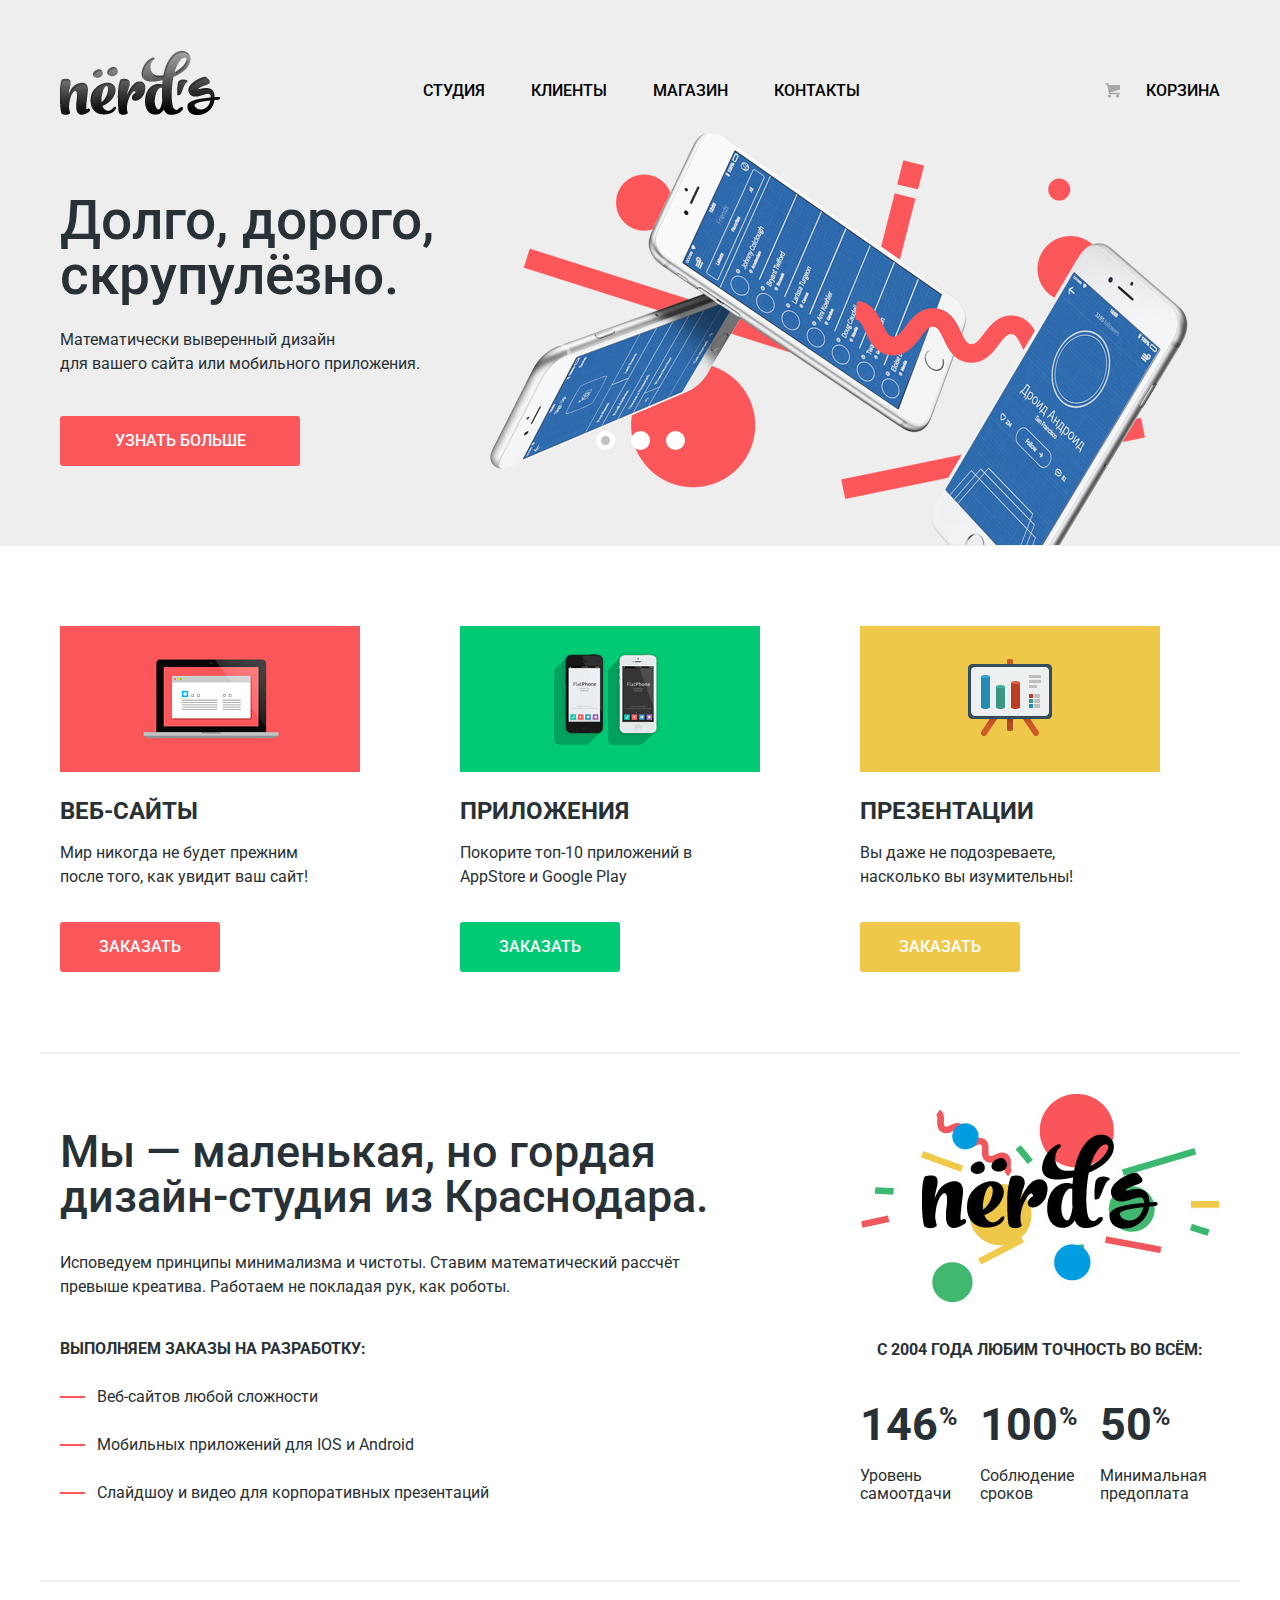
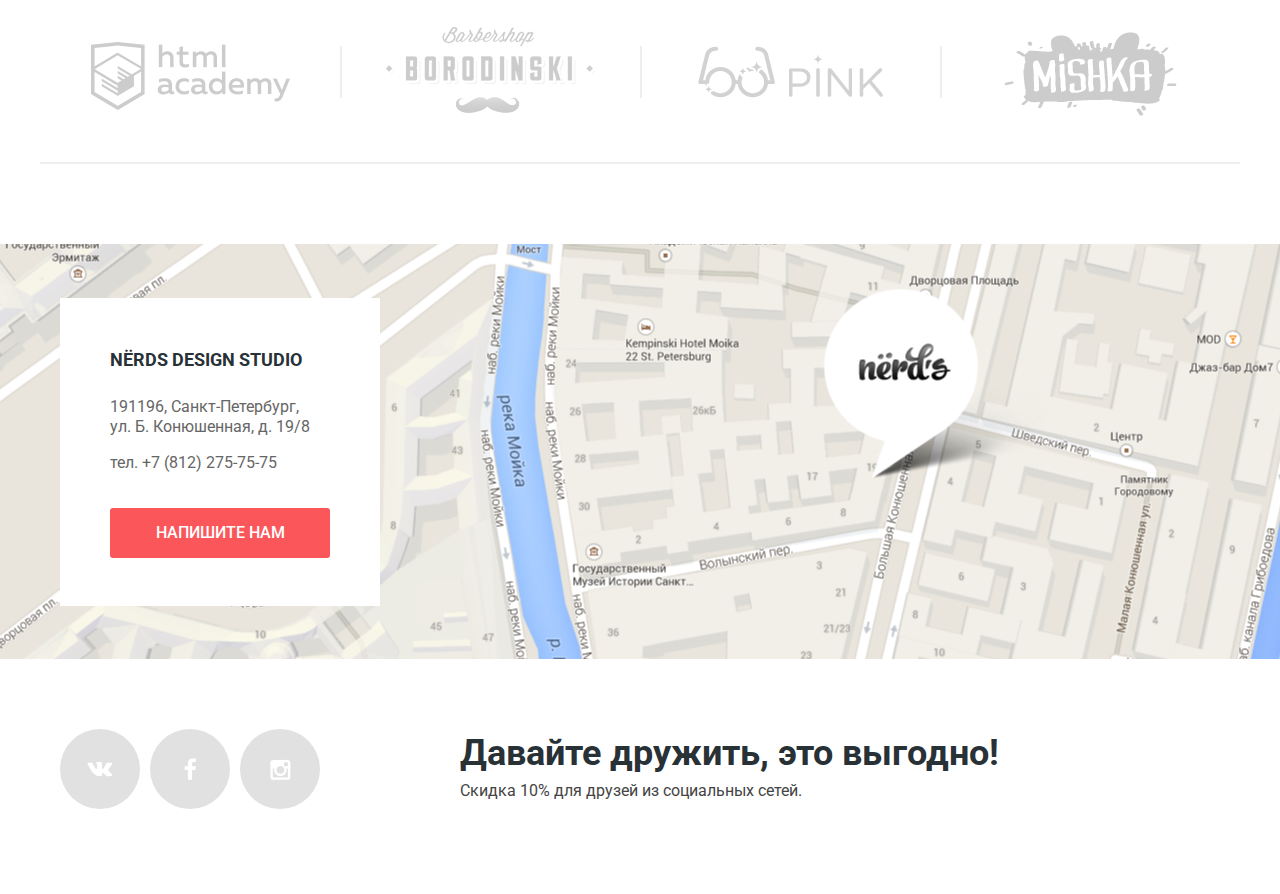
<file: index.html>
<!DOCTYPE html>
<html lang="ru">
  <head>
    <meta charset="utf-8">
    <title>HTML Academy: Нёрдс</title>
    <link href="https://fonts.googleapis.com/css?family=Roboto:400,500,700" rel="stylesheet">
    <link href="css/normalize.css" rel="stylesheet">
    <link href="css/style.min.css" rel="stylesheet">
  </head>  
  <body>
    <header class="main-header">
      <div class="container">
        <nav class="main-navigation">
          <a class="logo" href="index.html">
            <img src="img/nerds-logo.png" width="160" height="65" alt="Нёрдс">
          </a>
          <ul class="menu-block">
            <li class="menu-item">
              <a class="menu-link" href="#">Студия</a>
            </li>
            <li class="menu-item">
              <a class="menu-link" href="#">Клиенты</a>
            </li>
            <li class="menu-item">
              <a class="menu-link" href="catalog.html">Магазин</a>
            </li>
            <li class="menu-item">
              <a class="menu-link" href="#">Контакты</a>
            </li>
          </ul>   
          <div class="menu-item basket">
            <a class="menu-link" href="#">Корзина</a>
          </div>
        </nav>
        <section class="slider">
          <input class="btn-1" type="radio" name="slider-btn" id="slider-first" checked>
          <input class="btn-2" type="radio" name="slider-btn" id="slider-second">
          <input class="btn-3" type="radio" name="slider-btn" id="slider-third">
          <div class="slider-btn">
            <label for="slider-first"></label>
            <label for="slider-second"></label>
            <label for="slider-third"></label>
          </div>  
          <div class="slides">
            <div class="slide">
              <div class="slide-content">
                <h2 class="slide-title">Долго, дорого, скрупулёзно.</h2>
                <p class="slide-text">Математически выверенный дизайн<br>для вашего сайта или мобильного приложения.</p>
                <a class="slide-link" href="#">Узнать больше</a>
              </div>
            </div>
            <div class="slide">
              <div class="slide-content">
                <h2 class="slide-title">Любим математику как никто другой</h2>
                <p class="slide-text">Никакого креатива, только математические формулы для расчета идеальных пропорций.</p>
                <a class="slide-link" href="#">Узнать больше</a>
              </div>
            </div>
            <div class="slide">
              <div class="slide-content">
                <h2 class="slide-title">Только ночь, только хардкор</h2>
                <p class="slide-text">Работать днем, как все? Мы против этого.<br>Ближе к полуночи работа только начинается.</p>
                <a class="slide-link" href="#">Узнать больше</a>
              </div>
            </div>
          </div>         
        </section>
      </div>
    </header>           
    <main>
      <div class="container">
        <section class="index-catalog">
          <div class="index-catalog-item">
            <img class="index-catalog-image" src="img/illustration-1.jpg" width="300" height="146" alt="Веб-сайты">
            <h2 class="index-catalog-title">Веб-сайты</h2>
            <p class="index-catalog-text">Мир никогда не будет прежним после того, как увидит ваш сайт!</p>
            <a class="index-catalog-link link-red" href="#">Заказать</a>
          </div>
          <div class="index-catalog-item">
            <img class="index-catalog-image" src="img/illustration-2.jpg" width="300" height="146" alt="Приложения">
            <h2 class="index-catalog-title">Приложения</h2>
            <p class="index-catalog-text">Покорите топ-10 приложений в AppStore и Google Play</p>
            <a class="index-catalog-link link-green" href="#">Заказать</a>
          </div>
          <div class="index-catalog-item">
            <img class="index-catalog-image" src="img/illustration-3.jpg" width="300" height="146" alt="Презентации">
            <h2 class="index-catalog-title">Презентации</h2>
            <p class="index-catalog-text">Вы даже не подозреваете, насколько вы изумительны!</p>
            <a class="index-catalog-link link-yellow" href="#">Заказать</a>
          </div>
        </section>
        <section class="index-content">
          <div class="index-content-left">
            <b class="index-content-title">Мы &#8212; маленькая, но гордая дизайн&#8209;студия из Краснодара.</b>
            <p class="index-content-text">Исповедуем принципы минимализма и чистоты. Ставим математический рассчёт превыше креатива. Работаем не покладая рук, как роботы.</p>
            <p class="index-list-text">Выполняем заказы на разработку:</p>
            <ul class="content-list-left">
              <li class="content-list-item">Веб-сайтов любой сложности</li>
              <li class="content-list-item">Мобильных приложений для IOS и Android</li>
              <li class="content-list-item">Слайдшоу и видео для корпоративных презентаций</li>
            </ul>
          </div>
          <div class="index-content-right">
            <img class="index-content-image" src="img/nerds-illustration.jpg" width="360" height="208" alt="Нёрдс">
            <p class="index-content-list">С 2004 года любим точность во всём:</p>
            <div class="list-right">
              <div class="content-list-right">
                <p class="index-content-numbers">146</p>
                <p class="index-content-text">Уровень самоотдачи</p>
              </div>
              <div class="content-list-right">
                <p class="index-content-numbers">100</p>
                <p class="index-content-text">Соблюдение сроков</p>
              </div>
              <div class="content-list-right">
                <p class="index-content-numbers last-number">50</p>
                <p class="index-content-text">Минимальная предоплата</p>
              </div>
            </div>
          </div>
        </section>
        <section class="logo-company">
          <a class="link-company htmlacademy line" href="#"></a>
          <a class="link-company bordershop line" href="#"></a>
          <a class="link-company pink line" href="#"></a>
          <a class="link-company mishka line" href="#"></a>
        </section>
      </div>
      <div class="map" id="map">
        <section class="contacts">
          <h2 class="contacts-title">Nёrds design studio</h2>
          <p class="contacts-text">191196, Санкт-Петербург, ул. Б. Конюшенная, д. 19/8</p>
          <p class="contacts-text">тел. +7 (812) 275-75-75</p>
          <a class="contacts-link" href="form.html">Напишите нам</a>
        </section>
      </div>
    </main>  
    <footer class="main-footer">
      <div class="container container-flex">
        <div class="footer-social-btn">
          <a class="social-btn social-btn-vk" href="#" title="Вконтакте"></a>
          <a class="social-btn social-btn-fb" href="#" title="Фейсбук"></a>
          <a class="social-btn social-btn-inst" href="#" title="Инстаграмм"></a>
        </div>
        <div class="footer-social-text">
          <b>Давайте дружить, это выгодно!</b>
          <p>Скидка 10% для друзей из социальных сетей.</p>
        </div>
      </div>
    </footer>
    <div class="letter">
      <form action="#" method="post">
        <div class="letter-contact letter-header">
          <h2 class="letter-title">Напишите нам</h2>
          <button class="letter-close" type="button"></button>
        </div>
        <div class="letter-contact letter-body">
          <div class="contact-item">
            <label class="your-contact-title" for="name">Ваше имя:</label>
            <input class="your-contact-text" type="text" name="your-name" placeholder="Представьтесь, пожалуйста" id="name">
          </div>
          <div class="contact-item">
            <label class="your-contact-title" for="email">Ваш e-mail:</label>
            <input class="your-contact-text" type="email" name="your-mail" placeholder="Для отправки ответа" id="email">
          </div>
          <div class="contact-item">
            <label class="your-contact-title" for="message">Текст письма:</label>
            <textarea class="your-contact-text" name="your-message" placeholder="В свободной форме" id="message" rows="5"></textarea>
          </div>
        </div>
        <input class="letter-btn" type="submit" name="your-letter" value="Отправить">
      </form>
    </div>
    <script src="https://api-maps.yandex.ru/2.1/?lang=ru_RU" type="text/javascript"></script>
    <script src="js/script.min.js" type="text/javascript"></script>
  </body>
</html>
</file>
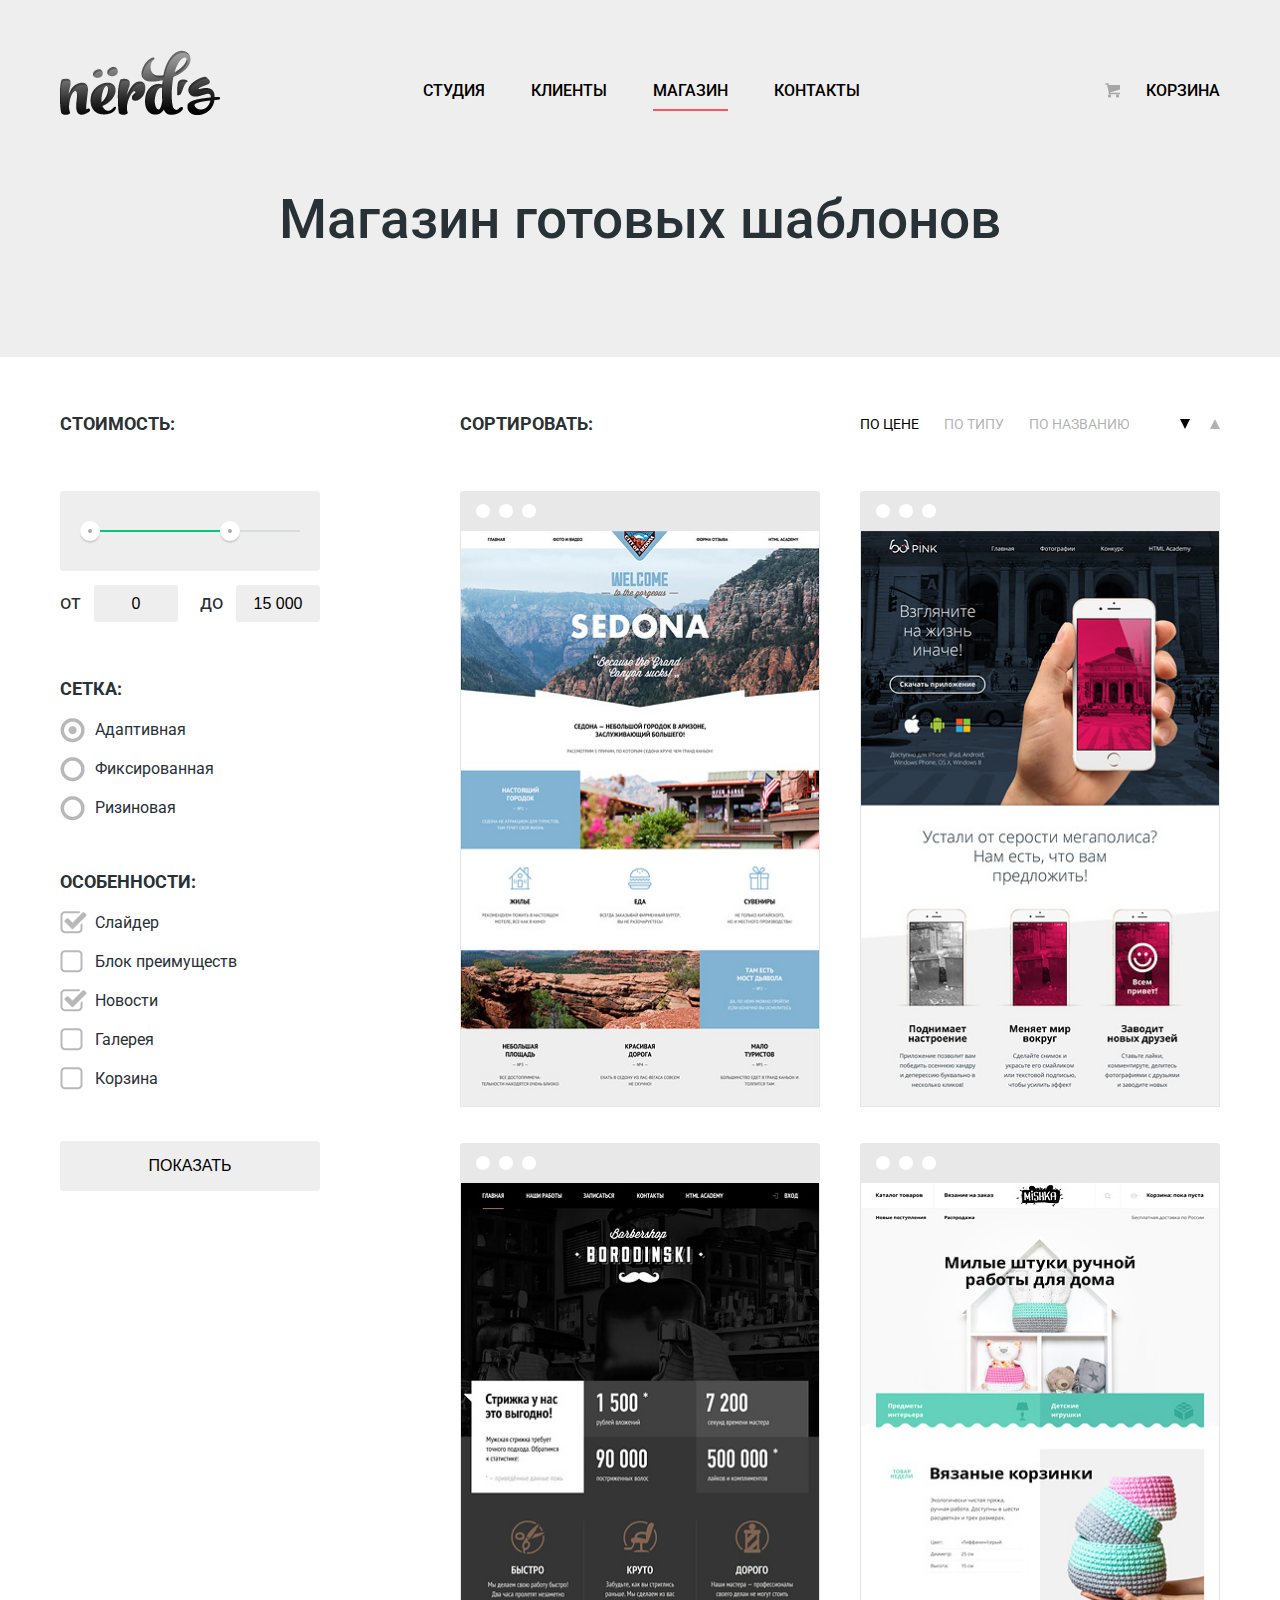
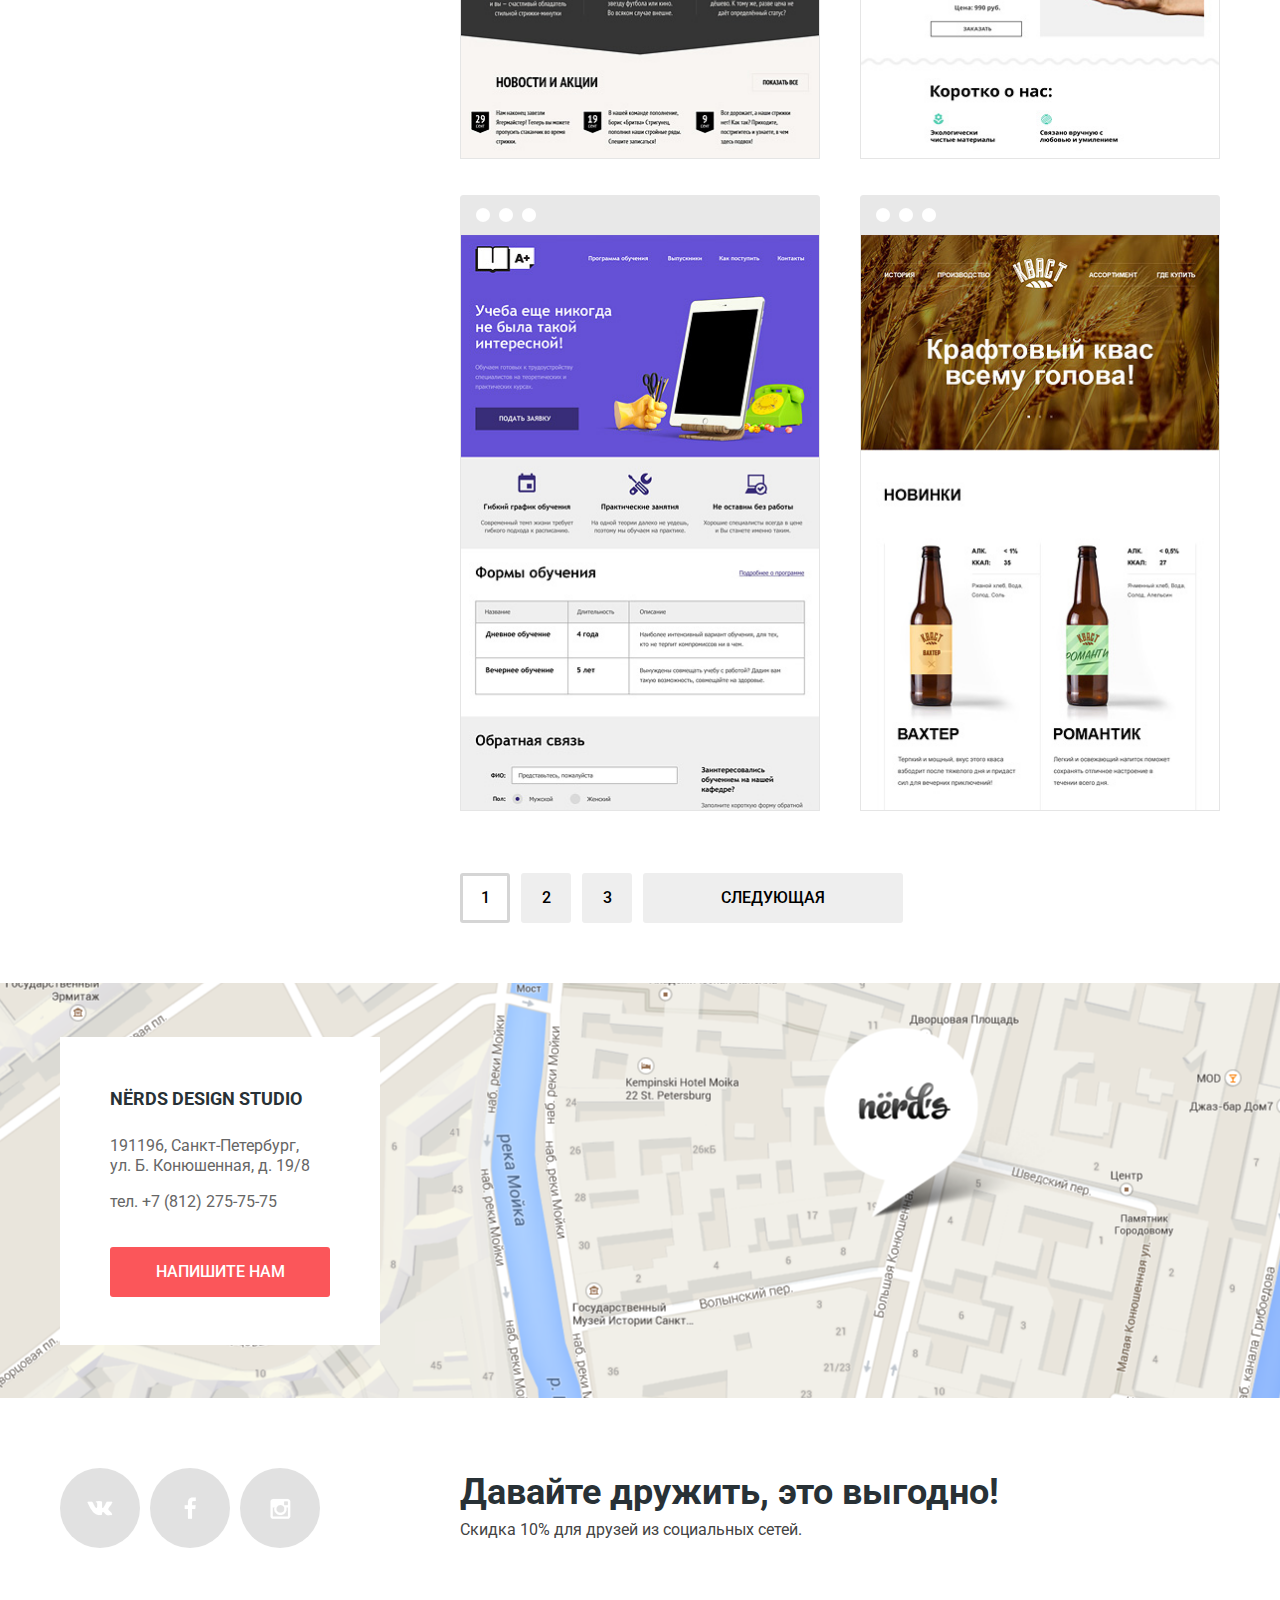
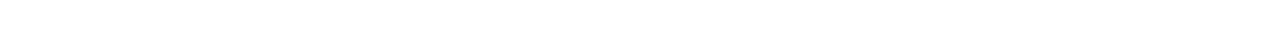
<file: catalog.html>
<!DOCTYPE html>
<html lang="ru">
  <head>
    <meta charset="utf-8">
    <title>HTML Academy: Нёрдс</title>
    <link href="https://fonts.googleapis.com/css?family=Roboto:400,500,700" rel="stylesheet">
    <link href="css/normalize.css" rel="stylesheet">
    <link href="css/style.min.css" rel="stylesheet">
  </head>  
  <body>
    <header class="main-header">
      <div class="container">
        <nav class="main-navigation">
          <a class="logo" href="index.html">
            <img src="img/nerds-logo.png" width="160" height="65" alt="Нёрдс">
          </a>
          <ul class="menu-block">
            <li class="menu-item">
              <a class="menu-link" href="#">Студия</a>
            </li>
            <li class="menu-item">
              <a class="menu-link" href="#">Клиенты</a>
            </li>
            <li class="menu-item active">
              <a class="menu-link active-link">Магазин</a>
            </li>
            <li class="menu-item">
              <a class="menu-link" href="#">Контакты</a>
            </li>
          </ul>   
          <div class="menu-item basket">
            <a class="menu-link" href="#">Корзина</a>
          </div>
        </nav>
        <h1 class="catalog-title">Магазин готовых шаблонов</h1>
      </div>
    </header>   
    <main>
      <div class="container catalog-block"> 
        <div class="catalog-block-left">
          <form class="filter" action="#">
            <div class="filter-cost">
              <h2 class="filter-title">Стоимость:</h2>
              <div class="range-filter range-controls">
                <div class="scale">
                  <div class="bar"></div>
                </div>
                <div class="toggle toggle-min"></div>
                <div class="toggle toggle-max"></div>
              </div>
              <div class="range-filter">
                <div class="filter-input">
                  <label class="input-title" for="from">от</label>
                  <input class="input-mark" type="text" name="cost-from" value="0" id="from">
                </div>
                <div class="filter-input">
                  <label class="input-title" for="to">до</label>
                  <input class="input-mark" type="text" name="cost-to" value="15 000" id="to">
                </div>
              </div>
            </div>
            <div class="filter-menu">
              <h2 class="filter-title">Сетка:</h2>
              <div class="filter-menu-item">
                <input class="menu-mark" type="radio" name="network" id="adaptive" checked>
                <label class="filter-menu-title grid" for="adaptive">Адаптивная</label>
              </div>
              <div class="filter-menu-item">
                <input class="menu-mark" type="radio" name="network" id="fixed">
                <label class="filter-menu-title grid" for="fixed">Фиксированная</label>
              </div>
              <div class="filter-menu-item">
                <input class="menu-mark" type="radio" name="network" id="rubber">
                <label class="filter-menu-title grid" for="rubber">Ризиновая</label>
              </div>
            </div>
            <div class="filter-menu">
              <h2 class="filter-title">Особенности:</h2>
              <div class="filter-menu-item">
                <input class="menu-mark" type="checkbox" name="features-slider" id="slider" checked>
                <label class="filter-menu-title feature" for="slider">Слайдер</label>
              </div>
              <div class="filter-menu-item">
                <input class="menu-mark" type="checkbox" name="features-block-plus" id="block-plus">
                <label class="filter-menu-title feature" for="block-plus">Блок преимуществ</label>
              </div>
              <div class="filter-menu-item">
                <input class="menu-mark" type="checkbox" name="features-news" id="news" checked>
                <label class="filter-menu-title feature" for="news">Новости</label>
              </div>
              <div class="filter-menu-item">
                <input class="menu-mark" type="checkbox" name="features-galery" id="galery">
                <label class="filter-menu-title feature" for="galery">Галерея</label>
              </div>
              <div class="filter-menu-item">
                <input class="menu-mark" type="checkbox" name="features-basket" id="basket">
                <label class="filter-menu-title feature" for="basket">Корзина</label>
              </div>
              <input class="filter-btn" type="submit" value="Показать">
            </div>
          </form>
        </div>
        <div class="catalog-block-right">
          <section class="catalog-sort">
            <h2 class="filter-title">Сортировать:</h2>
            <div class="sort-control">
              <div class="filter-sort">
                <a class="sort-link active">По цене</a> 
                <a class="sort-link" href="#">По типу</a>
                <a class="sort-link" href="#">По названию</a>
              </div>
              <div class="btn-sort">
                <a class="sort-link down active"></a>
                <a class="sort-link up" href="#"></a>
              </div>
            </div>
          </section>
          <section class="catalog-list">
            <article class="catalog-item sedona">
              <img class="catalog-image" src="img/img-sedona.jpg" width="360" height="576" alt="Sedona">
              <div class="catalog-info">
                <a class="catalog-item-title" href="#">Sedona</a>
                <p class="catalog-text">Информационный сайт для туристов</p>
                <a class="catalog-link" href="#">9 900 руб.</a> 
              </div> 
            </article>
            <article class="catalog-item pink-app">
              <img class="catalog-image" src="img/img-pink.jpg" width="360" height="576" alt="Pink App">
              <div class="catalog-info">
                <a class="catalog-item-title" href="#">Pink App</a>
                <p class="catalog-text">Продуктовый лендинг приложения для IOS и Android</p>
                <a class="catalog-link" href="#">9 900 руб.</a> 
              </div> 
            </article>
            <article class="catalog-item barbershop">
              <img class="catalog-image" src="img/img-barbershop.jpg" width="360" height="576" alt="Barbershop">
              <div class="catalog-info">
                <a class="catalog-item-title" href="#">Barbershop</a>
                <p class="catalog-text">Сайт салона красоты. Для мужчин, да.</p>
                <a class="catalog-link" href="#">9 900 руб.</a> 
              </div> 
            </article>
            <article class="catalog-item mishka">
              <img class="catalog-image" src="img/img-mishka.jpg" width="360" height="576" alt="Mishka">
              <div class="catalog-info">
                <a class="catalog-item-title" href="#">Mishka</a>
                <p class="catalog-text">Интернет-магазин вязаных игрушек</p>
                <a class="catalog-link" href="#">9 900 руб.</a> 
              </div> 
            </article>
            <article class="catalog-item a-plus">
              <img class="catalog-image" src="img/img-aplus.jpg" width="360" height="576" alt="A Plus">
              <div class="catalog-info">
                <a class="catalog-item-title" href="#">A Plus</a>
                <p class="catalog-text">Лендинг курсов повышения квалификации</p>
                <a class="catalog-link" href="#">9 900 руб.</a> 
              </div> 
            </article>
            <article class="catalog-item kvast">
              <img class="catalog-image" src="img/img-kvast.jpg" width="360" height="576" alt="Кваст">
              <div class="catalog-info">
                <a class="catalog-item-title" href="#">Кваст</a>
                <p class="catalog-text">Промо-сайт производителя крафтового кваса</p>
                <a class="catalog-link" href="#">9 900 руб.</a> 
              </div> 
            </article>
          </section>
          <ul class="number-page">
            <li class="page-item">
              <a class="page-link active">1</a>
            </li>
            <li class="page-item">
              <a class="page-link" href="#">2</a>
            </li>
            <li class="page-item">
              <a class="page-link" href="#">3</a>
            </li>
            <li class="page-item">
              <a class="page-link next" href="#">Следующая</a>
            </li>
          </ul>
        </div>
      </div>
      <div class="map" id="map">
        <section class="contacts">
          <h2 class="contacts-title">Nёrds design studio</h2>
          <p class="contacts-text">191196, Санкт-Петербург, ул. Б. Конюшенная, д. 19/8</p>
          <p class="contacts-text">тел. +7 (812) 275-75-75</p>
          <a class="contacts-link" href="form.html">Напишите нам</a>
        </section>
      </div>
    </main>  
    <footer class="main-footer">
      <div class="container container-flex">
        <div class="footer-social-btn">
          <a class="social-btn social-btn-vk" href="#" title="Вконтакте"></a>
          <a class="social-btn social-btn-fb" href="#" title="Фейсбук"></a>
          <a class="social-btn social-btn-inst" href="#" title="Инстаграмм"></a>
        </div>
        <div class="footer-social-text">
          <b>Давайте дружить, это выгодно!</b>
          <p>Скидка 10% для друзей из социальных сетей.</p>
        </div>
      </div>
    </footer>
    <div class="letter">
      <form action="#" method="post">
        <div class="letter-contact letter-header">
          <h2 class="letter-title">Напишите нам</h2>
          <button class="letter-close" type="button"></button>
        </div>
        <div class="letter-contact letter-body">
          <div class="contact-item">
            <label class="your-contact-title" for="name">Ваше имя:</label>
            <input class="your-contact-text" type="text" name="your-name" placeholder="Представьтесь, пожалуйста" id="name">
          </div>
          <div class="contact-item">
            <label class="your-contact-title" for="email">Ваш e-mail:</label>
            <input class="your-contact-text" type="email" name="your-mail" placeholder="Для отправки ответа" id="email">
          </div>
          <div class="contact-item">
            <label class="your-contact-title" for="message">Текст письма:</label>
            <textarea class="your-contact-text" name="your-message" placeholder="В свободной форме" id="message" rows="5"></textarea>
          </div>
        </div>
        <input class="letter-btn" type="submit" name="your-letter" value="Отправить">
      </form>
    </div>
    <script src="https://api-maps.yandex.ru/2.1/?lang=ru_RU" type="text/javascript"></script>
    <script src="js/script.min.js" type="text/javascript"></script>
  </body>
</html>
</file>
<file: css/style.min.css>
body{position:relative;font-size:16px;line-height:24px;font-weight:400;font-family:"Roboto","Arial",sans-serif;color:#283136}.main-header{background-color:#eee}.container{width:1200px;margin-left:auto;margin-right:auto}.main-navigation,.menu-block{display:-webkit-box;display:-ms-flexbox;display:flex}.main-navigation{-webkit-box-align:center;-ms-flex-align:center;align-items:center;padding-right:20px;-webkit-box-pack:start;-ms-flex-pack:start;justify-content:flex-start;padding-top:50px;padding-left:20px}.logo:hover{opacity:.8}.logo:active{opacity:.3}.menu-block{-webkit-box-pack:justify;-ms-flex-pack:justify;justify-content:space-between;width:437px;margin-left:203px;padding-top:10px;padding-left:0;list-style:none}.menu-item{position:relative}.menu-link{text-transform:uppercase;text-decoration:none;font-weight:500;color:#000}.menu-link:hover{color:#fb565a}.menu-link:active{color:#bdbdbd}.main-navigation .active::after{position:absolute;bottom:-8px;display:block;content:"";width:100%;height:2px;background:#fb565a}.active:hover .active-link{color:#000}.basket,.slider{position:relative}.basket{width:90px;margin-left:245px;padding-top:10px;text-align:right;padding-left:25px}.basket .menu-link::before{position:absolute;top:14px;left:0;display:block;content:"";width:15px;height:15px;background-image:url(../img/cart-icon.png);background-repeat:no-repeat}.slider{padding-left:20px;padding-right:20px}.slider input[type=radio]{position:absolute;opacity:0}.slider-btn{position:absolute;bottom:95px;left:50%;z-index:1000;width:200px;height:20px;margin-left:-100px;text-align:center}.slider-btn label{display:inline-block;width:9px;height:9px;margin:0 6px;vertical-align:top;background:#fff;border:5px solid #fff;border-radius:50%;cursor:pointer}.btn-1:checked~.slider-btn label[for=slider-first],.btn-2:checked~.slider-btn label[for=slider-second],.btn-3:checked~.slider-btn label[for=slider-third]{background:#c1c1c1}.slide{overflow:hidden}.slide-content{width:520px;margin-top:71px;margin-bottom:80px}.slide-title{font-size:55px;line-height:55px;font-weight:500;margin-bottom:25px}.slide-text{width:415px;margin-bottom:40px}.slide-link{display:block;width:240px;padding-top:16px;padding-bottom:16px;line-height:18px;font-weight:500;text-decoration:none;text-transform:uppercase;text-align:center;color:#fff;background-color:#fb565a;border-radius:3px}.slide-link:hover{background-color:#e74246}.slide-link:active{color:rgba(255,255,255,.3);background-color:#d7373b;box-shadow:inset 0 3px 0 0 #c13135}.slide:nth-child(1){background-image:url(../img/nerds-index-slide1.png);background-repeat:no-repeat;background-position:99% -8px}.slide:nth-child(2),.slide:nth-child(3){background-image:url(../img/nerds-index-slide2.png);background-repeat:no-repeat;background-position:99% 0}.slide:nth-child(3){background-image:url(../img/nerds-index-slide3.png)}.slide{display:none}.btn-1:checked~.slides .slide:nth-child(1),.btn-2:checked~.slides .slide:nth-child(2),.btn-3:checked~.slides .slide:nth-child(3){display:block}.index-catalog{display:-webkit-box;display:-ms-flexbox;display:flex;margin-top:80px;margin-bottom:80px;padding-left:20px;padding-right:20px}.index-catalog-item{width:300px;margin-right:100px}.index-catalog-image{margin-bottom:17px;background-color:#e5e5e5}.index-catalog-title{margin:0;font-size:24px;line-height:30px;font-weight:700;text-transform:uppercase}.index-catalog-text{width:260px;margin-top:15px;margin-bottom:33px}.index-catalog-link{display:block;width:160px;padding-top:16px;padding-bottom:16px;font-size:16px;line-height:18px;font-weight:500;text-decoration:none;text-transform:uppercase;text-align:center;color:#fff;border-radius:3px}.link-red{background-color:#fb565a}.link-red:hover{background-color:#e74246}.link-red:active{color:rgba(255,255,255,.3);background-color:#d7373b;box-shadow:inset 0 3px 0 0 #c13135}.link-green{background-color:#00ca74}.link-green:hover{background-color:#00bc6c}.link-green:active{color:rgba(255,255,255,.3);background-color:#00aa62;box-shadow:inset 0 3px 0 0 #009958}.link-yellow{background-color:#efc84a}.link-yellow:hover{background-color:#eab534}.link-yellow:active{color:rgba(255,255,255,.3);background-color:#e5a722;box-shadow:inset 0 3px 0 0 #ce961f}.index-content{display:-webkit-box;display:-ms-flexbox;display:flex;-webkit-box-pack:justify;-ms-flex-pack:justify;justify-content:space-between;-webkit-box-align:start;-ms-flex-align:start;align-items:flex-start;padding:40px 20px 75px;border-top:2px solid #eee}.index-content-left{width:680px}.index-content-title{display:block;margin-top:35px;margin-bottom:32px;font-size:45px;line-height:45px;font-weight:500}.index-list-text{margin-top:38px;margin-bottom:0;font-weight:700;text-transform:uppercase}.content-list-left{margin:0;padding-left:0}.content-list-item{position:relative;padding-top:24px;padding-left:37px;list-style:none;list-style-position:outside}.content-list-item::before{position:absolute;top:35px;left:0;display:block;content:"";width:25px;height:2px;background-color:#fb565a}.index-content-right{width:360px}.index-content-image{margin-bottom:13px;background-color:#fff}.index-content-list{font-weight:700;text-align:center;text-transform:uppercase}.list-right{display:-webkit-box;display:-ms-flexbox;display:flex;-webkit-box-pack:justify;-ms-flex-pack:justify;justify-content:space-between;width:360px;margin-top:40px}.content-list-right{width:120px}.index-content-numbers{position:relative;margin:0;font-size:45px;line-height:45px;font-weight:700}.index-content-numbers:after{position:absolute;top:-8px;right:50%;display:block;content:"\0025";margin-right:-37px;font-size:25px}.last-number:after{margin-right:-10px}.content-list-right .index-content-text{margin-top:20px;margin-bottom:0;line-height:18px}.logo-company{display:-webkit-box;display:-ms-flexbox;display:flex;-webkit-box-pack:justify;-ms-flex-pack:justify;justify-content:space-between;margin-bottom:80px;padding-left:20px;padding-right:20px;border-top:2px solid #eee;border-bottom:2px solid #eee}.link-company,.map{position:relative;background-repeat:no-repeat;background-position:center}.link-company{display:block;width:260px;height:180px}.logo-company .bordershop:before,.logo-company .mishka:before,.logo-company .pink:before{position:absolute;top:64px;left:-20px;display:block;content:"";width:2px;height:52px;background-color:#eee}.logo-company .htmlacademy{background-image:url(../img/logo-1.png);background-position:center 60px}.logo-company .htmlacademy:hover{background-image:url(../img/logo-12.png)}.logo-company .htmlacademy:active{background-image:url(../img/logo-11.png)}.logo-company .bordershop{background-image:url(../img/logo-2.png)}.logo-company .bordershop:hover{background-image:url(../img/logo-22.png)}.logo-company .bordershop:active{background-image:url(../img/logo-21.png)}.logo-company .pink{background-image:url(../img/logo-3.png)}.logo-company .pink:hover{background-image:url(../img/logo-32.png)}.logo-company .pink:active{background-image:url(../img/logo-31.png)}.logo-company .mishka{background-image:url(../img/logo-4.png);background-position:center 50px}.logo-company .mishka:hover{background-image:url(../img/logo-42.png)}.logo-company .mishka:active{background-image:url(../img/logo-41.png)}.map{height:415px;background-color:#e5e5e5;background-image:url(../img/map-marker.png)}.contacts{position:absolute;top:50%;right:50%;z-index:999;display:block;box-sizing:border-box;width:320px;margin-top:-154px;margin-right:260px;padding:50px 50px 48px;background:#fff}.contacts-title{margin-top:0;margin-bottom:25px;font-size:18px;font-weight:700;text-transform:uppercase}.contacts-text{width:210px;line-height:20px;color:#666}.contacts-link{display:block;width:220px;margin-top:35px;padding-top:16px;padding-bottom:16px;line-height:18px;font-weight:500;text-decoration:none;text-transform:uppercase;text-align:center;color:#fff;background-color:#fb565a;border-radius:3px}.contacts-link:hover{background-color:#e74246}.contacts-link:active{color:rgba(255,255,255,.3);background-color:#d7373b;box-shadow:inset 0 3px 0 0 #c13135}.container-flex,.footer-social-btn{display:-webkit-box;display:-ms-flexbox;display:flex}.container-flex{-webkit-box-align:center;-ms-flex-align:center;align-items:center;margin-top:70px;margin-bottom:70px;padding-left:20px;padding-right:20px;width:1160px}.footer-social-btn{-webkit-box-pack:justify;-ms-flex-pack:justify;justify-content:space-between;width:260px;margin-right:140px;padding-bottom:15px}.social-btn{display:block;width:80px;height:80px;background-color:#e1e1e1;background-repeat:no-repeat;background-position:center;border-radius:50px}.social-btn:hover{background-color:#e74246}.social-btn:active{color:rgba(255,255,255,.3);background-color:#d7373b;box-shadow:inset 0 3px 0 0 #c13135}.social-btn-vk{background-image:url(../img/vk-icon.png)}.social-btn-fb{background-image:url(../img/fb-icon.png)}.social-btn-inst{background-image:url(../img/insta-icon.png)}.footer-social-text{padding-top:5px}.footer-social-text b{font-size:36px;line-height:36px;font-weight:700}.footer-social-text p{margin-top:7px;margin-bottom:20px;color:#444}.catalog-block,.catalog-title{padding-left:20px;padding-right:20px}.catalog-title{margin-top:70px;margin-bottom:0;padding-bottom:110px;font-size:55px;line-height:55px;font-weight:500;text-align:center}.catalog-block{display:-webkit-box;display:-ms-flexbox;display:flex;-webkit-box-pack:justify;-ms-flex-pack:justify;justify-content:space-between;width:1160px;padding-top:55px}.catalog-block-left{width:260px}.filter-title{margin:0;font-size:18px;font-weight:700;text-transform:uppercase}.filter-cost,.filter-cost h2{margin-bottom:55px}.range-filter{display:-webkit-box;display:-ms-flexbox;display:flex;-webkit-box-pack:justify;-ms-flex-pack:justify;justify-content:space-between}.range-controls{position:relative;height:41px;padding-top:39px;padding-left:20px;padding-right:20px;margin-bottom:14px;background:#eee;border-radius:3px}.range-controls .scale{width:220px;height:2px;background:#d7dcde}.range-controls .bar{width:150px;height:2px;background:#00ca74}.range-controls .toggle{position:absolute;top:30px;left:0;width:4px;height:4px;background:#ababab;border:8px solid #fff;border-radius:50%;box-shadow:0 2px 1px 0 #cfcfcf;cursor:pointer}.range-controls .toggle-min{left:20px}.range-controls .toggle-max{left:160px}.input-title{font-size:20px}.input-mark{width:80px;height:35px;margin-left:9px;text-align:center;background-color:#eee;border:0;border-radius:3px}.filter-menu h2{margin-bottom:17px}.filter-menu{margin-bottom:35px}.menu-mark{display:none}.filter-menu-item{position:relative;padding-left:35px;padding-bottom:15px}.menu-mark:checked+.grid::before{background-image:url(../img/radio-on.png);background-repeat:no-repeat}.menu-mark:checked+.grid:hover::before{background-image:url(../img/radio-on-hover.png)}.menu-mark:checked+.feature::before{background-image:url(../img/checkbox-on.png);background-repeat:no-repeat}.menu-mark:checked+.feature:hover::before{background-image:url(../img/checkbox-on-hover.png)}.grid::before{position:absolute;top:0;left:0;display:block;content:"";width:25px;height:25px;background-image:url(../img/radio-off.png);background-repeat:no-repeat;cursor:pointer}.grid:hover::before{background-image:url(../img/radio-off-hover.png)}.menu-mark:checked:disabled+.grid::before{background-image:url(../img/radio-on-disabled.png)}.menu-mark:checked:disabled+.feature,.menu-mark:checked:disabled+.grid{color:#d2d3d3}.menu-mark:disabled+.grid::before{background-image:url(../img/radio-off-disabled.png)}.menu-mark:disabled+.feature,.menu-mark:disabled+.grid{color:#d2d3d3}.feature::before{position:absolute;top:0;left:0;display:block;content:"";width:27px;height:23px;background-image:url(../img/checkbox-off.png);background-repeat:no-repeat;cursor:pointer}.feature:hover::before{background-image:url(../img/checkbox-off-hover.png)}.menu-mark:checked:disabled+.feature::before{background-image:url(../img/checkbox-on-disabled.png)}.menu-mark:disabled+.feature::before{background-image:url(../img/checkbox-off-disabled.png)}.filter-btn{width:260px;margin-top:35px;padding-top:16px;padding-bottom:16px;line-height:18px;font-weight:500;text-transform:uppercase;text-align:center;color:#000;background:#eee;border:0;border-radius:3px;cursor:pointer}.filter-btn:hover{background:#dfdfdf}.filter-btn:active{color:rgba(255,255,255,.3);background-color:#d5d5d5;box-shadow:inset 0 3px 0 0 #bfbfbf}.catalog-block-right{width:760px}.catalog-sort,.sort-control{display:-webkit-box;display:-ms-flexbox;display:flex;-webkit-box-pack:justify;-ms-flex-pack:justify;justify-content:space-between}.catalog-sort{-webkit-box-align:center;-ms-flex-align:center;align-items:center;margin-bottom:55px;width:760px}.sort-control{width:360px}.sort-link{font-size:14px;text-decoration:none;text-transform:uppercase;color:#000;opacity:.3}.filter-sort{-webkit-box-pack:justify;-ms-flex-pack:justify;justify-content:space-between;width:270px}.btn-sort,.catalog-list,.filter-sort{display:-webkit-box;display:-ms-flexbox;display:flex}.btn-sort{position:relative;-webkit-box-align:center;-ms-flex-align:center;align-items:center;width:60px;-webkit-box-pack:end;-ms-flex-pack:end;justify-content:flex-end}.btn-sort .down,.btn-sort .up{position:relative;width:0;height:0;border-left:5px solid transparent;border-right:5px solid transparent}.btn-sort .down{border-top:10px solid #000}.btn-sort .up{margin-left:20px;border-bottom:10px solid #000}.sort-link:hover{opacity:.6}.catalog-item:hover::before,.catalog-sort .active,.sort-link:active{opacity:1}.catalog-list{-webkit-box-pack:justify;-ms-flex-pack:justify;justify-content:space-between;-ms-flex-wrap:wrap;flex-wrap:wrap}.catalog-item:hover .catalog-btn{background-color:#4d4d4d;border-radius:3px 3px 0 0}.catalog-item{position:relative;display:block;width:360px;margin-bottom:36px;padding-top:40px}.catalog-item:hover{box-shadow:0 10px 20px 5px #d5d5d5}.catalog-item::before{position:absolute;top:0;display:block;content:"";background-image:url(../img/browser.png);background-repeat:no-repeat;width:360px;height:40px;opacity:.12}.catalog-image{display:block;box-sizing:border-box;background-color:#e5e5e5;border-bottom:1px solid #e5e5e5;border-left:1px solid #e5e5e5;border-right:1px solid #e5e5e5}.catalog-info{position:absolute;bottom:0;display:none;box-sizing:border-box;width:360px;padding-top:28px;padding-bottom:45px;text-align:center;background-color:#eee}.catalog-item:hover .catalog-info{display:block}.catalog-item-title{display:block;font-size:18px;font-weight:700;text-decoration:none;text-transform:uppercase;color:#000}.catalog-link,.catalog-text{margin-left:auto;margin-right:auto;line-height:18px;text-align:center}.catalog-text{height:50px;overflow-y:auto;width:240px;margin-top:18px;color:#666}.sedona .catalog-text{width:200px}.catalog-link{display:block;width:200px;margin-top:10px;padding-top:16px;padding-bottom:16px;font-weight:500;text-decoration:none;text-transform:uppercase;color:#fff;background-color:#fb565a;border-radius:3px}.catalog-link:hover{background-color:#e74246}.catalog-link:active{background-color:#d7373b;box-shadow:inset 0 3px 0 0 #c13135}.number-page{display:-webkit-box;display:-ms-flexbox;display:flex;margin-top:0;margin-bottom:60px;padding-top:26px;padding-left:0;list-style:none}.page-item{margin-right:11px}.page-link{display:block;box-sizing:border-box;min-width:50px;padding:16px 15px;font-weight:500;line-height:18px;text-decoration:none;text-transform:uppercase;text-align:center;color:#000;background-color:#eee;border-radius:3px}.page-link:hover{background-color:#dfdfdf}.page-link:active{color:rgba(255,255,255,.3);background-color:#d5d5d5;box-shadow:inset 0 3px 0 0 #bfbfbf}.number-page .active{box-sizing:border-box;padding-top:13px;padding-bottom:13px;text-align:center;border:3px solid #d5d5d5;border-radius:3px}.number-page .active,.number-page .active:hover{background-color:#fff}.number-page .active:active{color:#000;box-shadow:none}.next{width:260px}.letter{position:absolute;left:15%;bottom:50px;z-index:1000;display:none;box-sizing:border-box;width:960px;height:590px;padding:65px 80px 80px 100px;background-color:#fff;box-shadow:0 20px 40px 0 #000}.letter-show{display:block}.letter-body,.letter-header{display:-webkit-box;display:-ms-flexbox;display:flex;-webkit-box-pack:justify;-ms-flex-pack:justify;justify-content:space-between}.letter-body{-ms-flex-wrap:wrap;flex-wrap:wrap;width:760px}.letter-title{margin-top:0;margin-bottom:40px;font-size:45px;line-height:45px;color:#000}.letter-close{width:25px;height:25px;padding:0;background-color:#fff;background-image:url(../img/close-cross.png);background-repeat:no-repeat;background-position:center;border:0;cursor:pointer;opacity:.3}.letter-close:hover{opacity:1}.letter-close:active{opacity:.1}.your-contact-title{display:block;margin-bottom:10px;line-height:18px;font-weight:700}.contact-item input,.contact-item textarea{padding:15px;border:2px solid #d7dcde;border-radius:3px}.contact-item input{height:15px;width:326px;margin-bottom:25px}.contact-item textarea{width:726px;margin-bottom:35px}.contact-item input:hover,.contact-item textarea:hover{border:2px solid #b4b9bb}.contact-item input:focus,.contact-item textarea:focus{border:2px solid #000}:focus::-webkit-input-placeholder{color:#444}:focus:-moz-placeholder,:focus::-moz-placeholder{color:#444}:focus:-ms-input-placeholder{color:#444}.contact-item input:invalid,.contact-item textarea:invalid{border:2px solid #e74246}:invalid::-webkit-input-placeholder{color:#e74246}:invalid:-moz-placeholder,:invalid::-moz-placeholder{color:#e74246}:invalid:-ms-input-placeholder{color:#e74246}.letter-btn{width:260px;margin:0;padding-top:16px;padding-bottom:16px;line-height:18px;font-weight:500;text-transform:uppercase;text-align:center;color:#fff;background:#fb565a;border-radius:3px;border:0;cursor:pointer}.letter-btn:hover{background-color:#e74246}.letter-btn:active{color:rgba(255,255,255,.3);background-color:#d7373b;box-shadow:inset 0 3px 0 0 #c13135}
</file>
